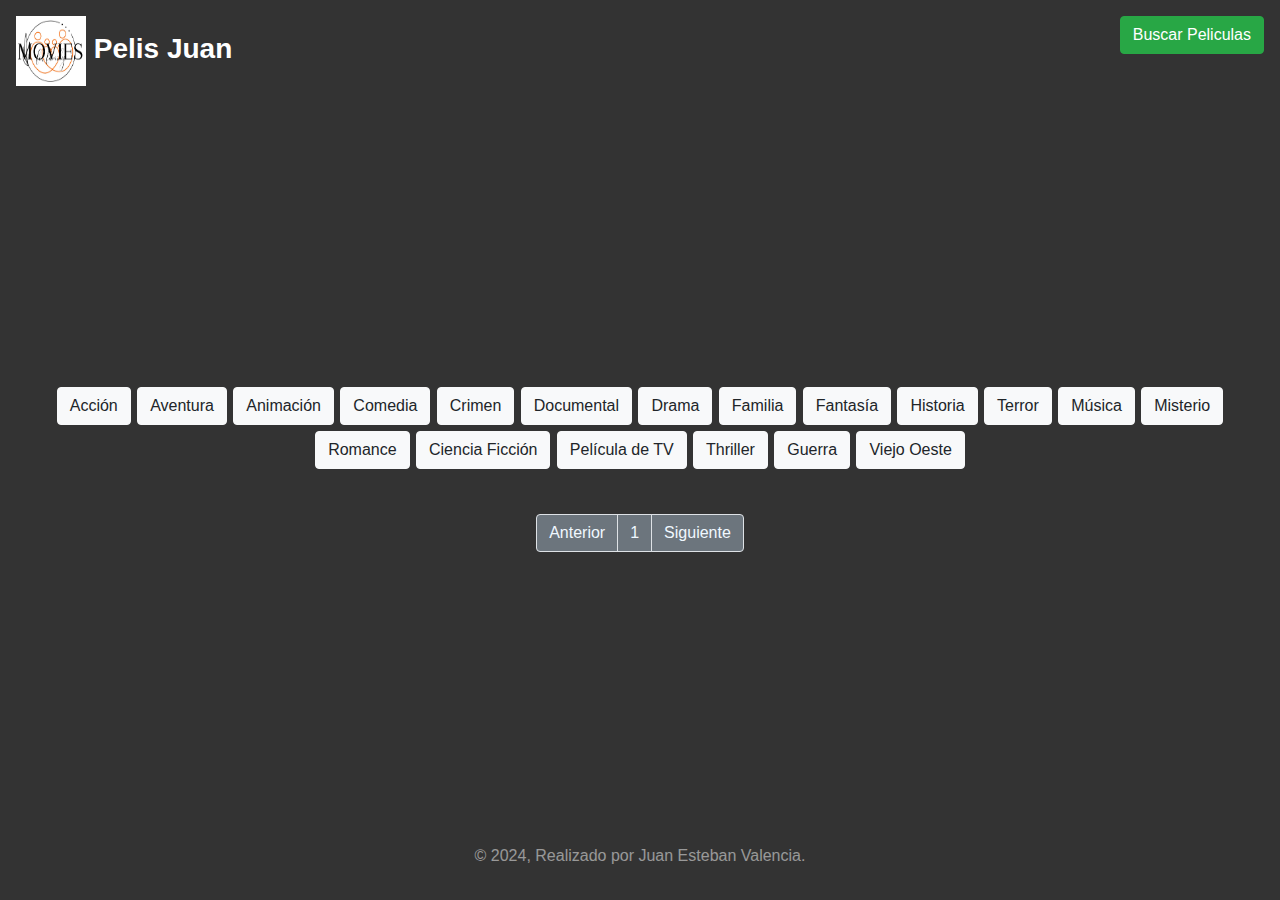
<file: Comprimido/sitio/index.html>
<!doctype html>
<html lang="en">

<head>
    <meta charset="utf-8">
    <meta name="viewport" content="width=device-width, initial-scale=1, shrink-to-fit=no">
    <meta name="description" content="">
    <meta name="author" content="">

    <title>Pelis Juan</title>

    <link href="https://stackpath.bootstrapcdn.com/bootstrap/4.5.2/css/bootstrap.min.css" rel="stylesheet">
    <script src="https://code.jquery.com/jquery-3.6.0.min.js"></script>
    <link href="assets/css/style.css" rel="stylesheet">
</head>

<body class="text-center">
    <div class="cover-container d-flex h-100 p-3 mx-auto flex-column">
        <header class="masthead mb-auto">
            <div class="inner">
                <h3 class="masthead-brand"><a href="http://127.0.0.1:5500/index.html"><img src="assets/img/logo.jpg"
                            width="70" height="70">
                        <strong>Pelis Juan</strong></a></h3>
                <nav class="nav nav-masthead justify-content-center">
                    <button type="button" class="btn btn-success" data-toggle="modal" data-target="#exampleModal"
                        data-whatever="@mdo">Buscar Peliculas</button>
                </nav>
            </div>
        </header>

        <main role="main">
            <div class="py-3 bg-transparent" id="tags"></div>
            <div class="py-2 bg-transparent">
                <div class="container">
                    <div class="row" id="movies">
                    </div>
                </div>
            </div>
            <nav aria-label="Page navigation example">
                <ul class="pagination justify-content-center ">
                    <li class="page-item"><a class="page-link" style="background-color: #6c757d; color: aliceblue;"
                            href="#">
                            <div id="prev">Anterior</div>
                        </a></li>
                    <li class="page-item"><a class="page-link" style="background-color: #6c757d; color: aliceblue;"
                            href="#">
                            <div id="current">1</div>
                        </a></li>
                    <li class="page-item"><a class="page-link" style="background-color: #6c757d; color: aliceblue;"
                            href="#">
                            <div id="next">Siguiente</div>
                        </a></li>
                </ul>
            </nav>
        </main>

        <div class="modal fade" id="exampleModal" tabindex="-1" role="dialog" aria-labelledby="exampleModalLabel"
            aria-hidden="true">
            <div class="modal-dialog" role="document">
                <div class="modal-content" style="color: black;">
                    <div class="modal-header">
                        <h5 class="modal-title" id="exampleModalLabel">Aplicar filtros</h5>
                        <button type="button" class="close" data-dismiss="modal" aria-label="Close">
                            <span aria-hidden="true">&times;</span>
                        </button>
                    </div>
                    <div class="modal-body">
                        <form id="frmFilter" class="needs-validation" novalidate>
                            <div class="form-row">
                                <div class="col-md-12 mb-3">
                                    <label for="txtName">Nombre</label>
                                    <input type="text" class="form-control" id="txtName" name="txtName"
                                        placeholder="Nombre Pelicula" required>
                                    <div class="invalid-feedback">
                                        El nombre de la pelicula es obligatorio
                                    </div>
                                </div>
                            </div>
                            <div class="form-row">
                                <div class="col-md-6 mb-3">
                                    <label for="txtYear">Año de estreno</label>
                                    <input type="number" class="form-control" id="txtYear" name="txtYear"
                                        placeholder="Año de estreno" min="1900" max="2100">
                                </div>
                                <div class="col-md-6 mb-3">
                                    <label for="btnAdult">
                                        <input type="checkbox" id="btnAdult" name="btnAdult" class="form-check-input">
                                        Para Mayores
                                    </label>
                                </div>
                            </div>
                            <button type="button" class="btn btn-secondary" data-dismiss="modal">Cerrar</button>
                            <button type="button" class="btn btn-primary" onclick="filter()">Filtrar</button>
                        </form>
                    </div>
                </div>
            </div>
        </div>

        <footer class="mastfoot mt-auto">
            <div class="inner">
                <p>© 2024, Realizado por Juan Esteban Valencia.</p>
            </div>
        </footer>
    </div>
    <script src="https://cdn.jsdelivr.net/npm/popper.js@1.16.1/dist/umd/popper.min.js"></script>
    <script src="https://stackpath.bootstrapcdn.com/bootstrap/4.5.2/js/bootstrap.min.js"></script>
    <script src="assets/js/script.js"></script>
</body>

</html>
</file>
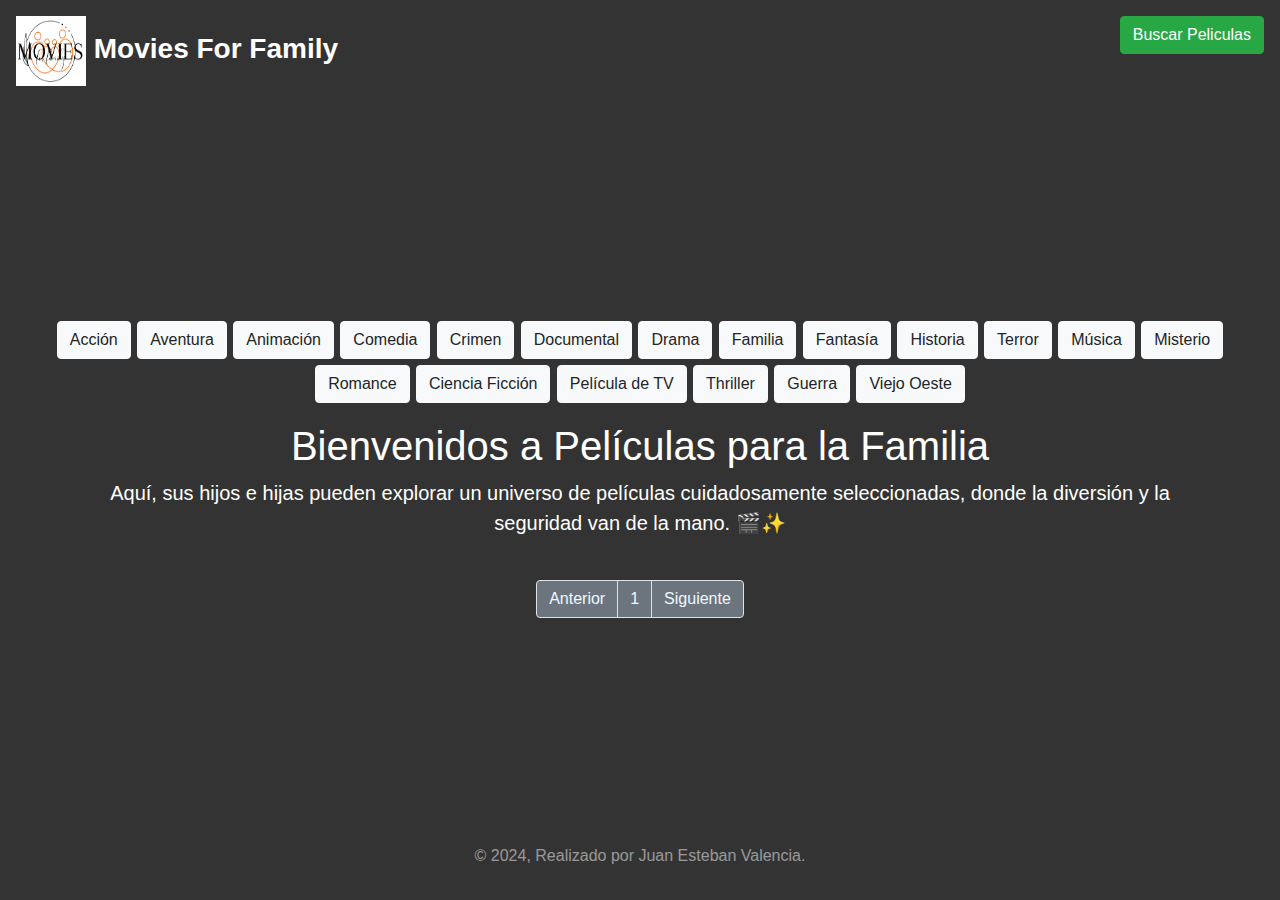
<file: Comprimido/sitio_copia2/index.html>
<!doctype html>
<html lang="en">

<head>
    <meta charset="utf-8">
    <meta name="viewport" content="width=device-width, initial-scale=1, shrink-to-fit=no">
    <meta name="description" content="">
    <meta name="author" content="">

    <title>Movies For Family</title>

    <link href="https://stackpath.bootstrapcdn.com/bootstrap/4.5.2/css/bootstrap.min.css" rel="stylesheet">
    <script src="https://code.jquery.com/jquery-3.6.0.min.js"></script>
    <link href="assets/css/style.css" rel="stylesheet">
</head>

<body class="text-center">
    <div class="cover-container d-flex h-100 p-3 mx-auto flex-column">
        <header class="masthead mb-auto">
            <div class="inner">
                <h3 class="masthead-brand"><a href="http://127.0.0.1:5500/index.html"><img src="assets/img/logo.jpg"
                            width="70" height="70">
                        <strong>Movies For Family</strong></a></h3>
                <nav class="nav nav-masthead justify-content-center">
                    <button type="button" class="btn btn-success" data-toggle="modal" data-target="#exampleModal"
                        data-whatever="@mdo">Buscar Peliculas</button>
                </nav>
            </div>
        </header>

        <main role="main">
            <div class="py-3 bg-transparent" id="tags"></div>
            <!-- inicio
    ================================================== -->
            <div class="container">
                <h1 class="jumbotron-heading">Bienvenidos a <span>Películas para la Familia</span></h1>
                <p class="lead">Aquí, sus hijos e hijas pueden explorar un universo de películas cuidadosamente
                    seleccionadas, donde la diversión y la seguridad van de la mano. 🎬✨</p>
            </div>
            <div class="py-2 bg-transparent">
                <div class="container">
                    <div class="row" id="movies">
                    </div>
                </div>
            </div>
            <nav aria-label="Page navigation example">
                <ul class="pagination justify-content-center ">
                    <li class="page-item"><a class="page-link" style="background-color: #6c757d; color: aliceblue;"
                            href="#">
                            <div id="prev">Anterior</div>
                        </a></li>
                    <li class="page-item"><a class="page-link" style="background-color: #6c757d; color: aliceblue;"
                            href="#">
                            <div id="current">1</div>
                        </a></li>
                    <li class="page-item"><a class="page-link" style="background-color: #6c757d; color: aliceblue;"
                            href="#">
                            <div id="next">Siguiente</div>
                        </a></li>
                </ul>
            </nav>
        </main>

        <div class="modal fade" id="exampleModal" tabindex="-1" role="dialog" aria-labelledby="exampleModalLabel"
            aria-hidden="true">
            <div class="modal-dialog" role="document">
                <div class="modal-content" style="color: black;">
                    <div class="modal-header">
                        <h5 class="modal-title" id="exampleModalLabel">Aplicar filtros</h5>
                        <button type="button" class="close" data-dismiss="modal" aria-label="Close">
                            <span aria-hidden="true">&times;</span>
                        </button>
                    </div>
                    <div class="modal-body">
                        <form id="frmFilter" class="needs-validation" novalidate>
                            <div class="form-row">
                                <div class="col-md-12 mb-3">
                                    <label for="txtName">Nombre</label>
                                    <input type="text" class="form-control" id="txtName" name="txtName"
                                        placeholder="Nombre Pelicula" required>
                                    <div class="invalid-feedback">
                                        El nombre de la pelicula es obligatorio
                                    </div>
                                </div>
                            </div>
                            <div class="form-row">
                                <div class="col-md-6 mb-3">
                                    <label for="txtYear">Año de estreno</label>
                                    <input type="number" class="form-control" id="txtYear" name="txtYear"
                                        placeholder="Año de estreno" min="1900" max="2100">
                                </div>
                                <div class="col-md-6 mb-3">
                                    <label for="btnAdult">
                                        <input type="checkbox" id="btnAdult" name="btnAdult" class="form-check-input">
                                        Para Mayores
                                    </label>
                                </div>
                            </div>
                            <button type="button" class="btn btn-secondary" data-dismiss="modal">Cerrar</button>
                            <button type="button" class="btn btn-primary" onclick="filter()">Filtrar</button>
                        </form>
                    </div>
                </div>
            </div>
        </div>

        <footer class="mastfoot mt-auto">
            <div class="inner">
                <p>© 2024, Realizado por Juan Esteban Valencia.</p>
            </div>
        </footer>
    </div>
    <script src="https://cdn.jsdelivr.net/npm/popper.js@1.16.1/dist/umd/popper.min.js"></script>
    <script src="https://stackpath.bootstrapcdn.com/bootstrap/4.5.2/js/bootstrap.min.js"></script>
    <script src="assets/js/script.js"></script>
</body>

</html>
</file>
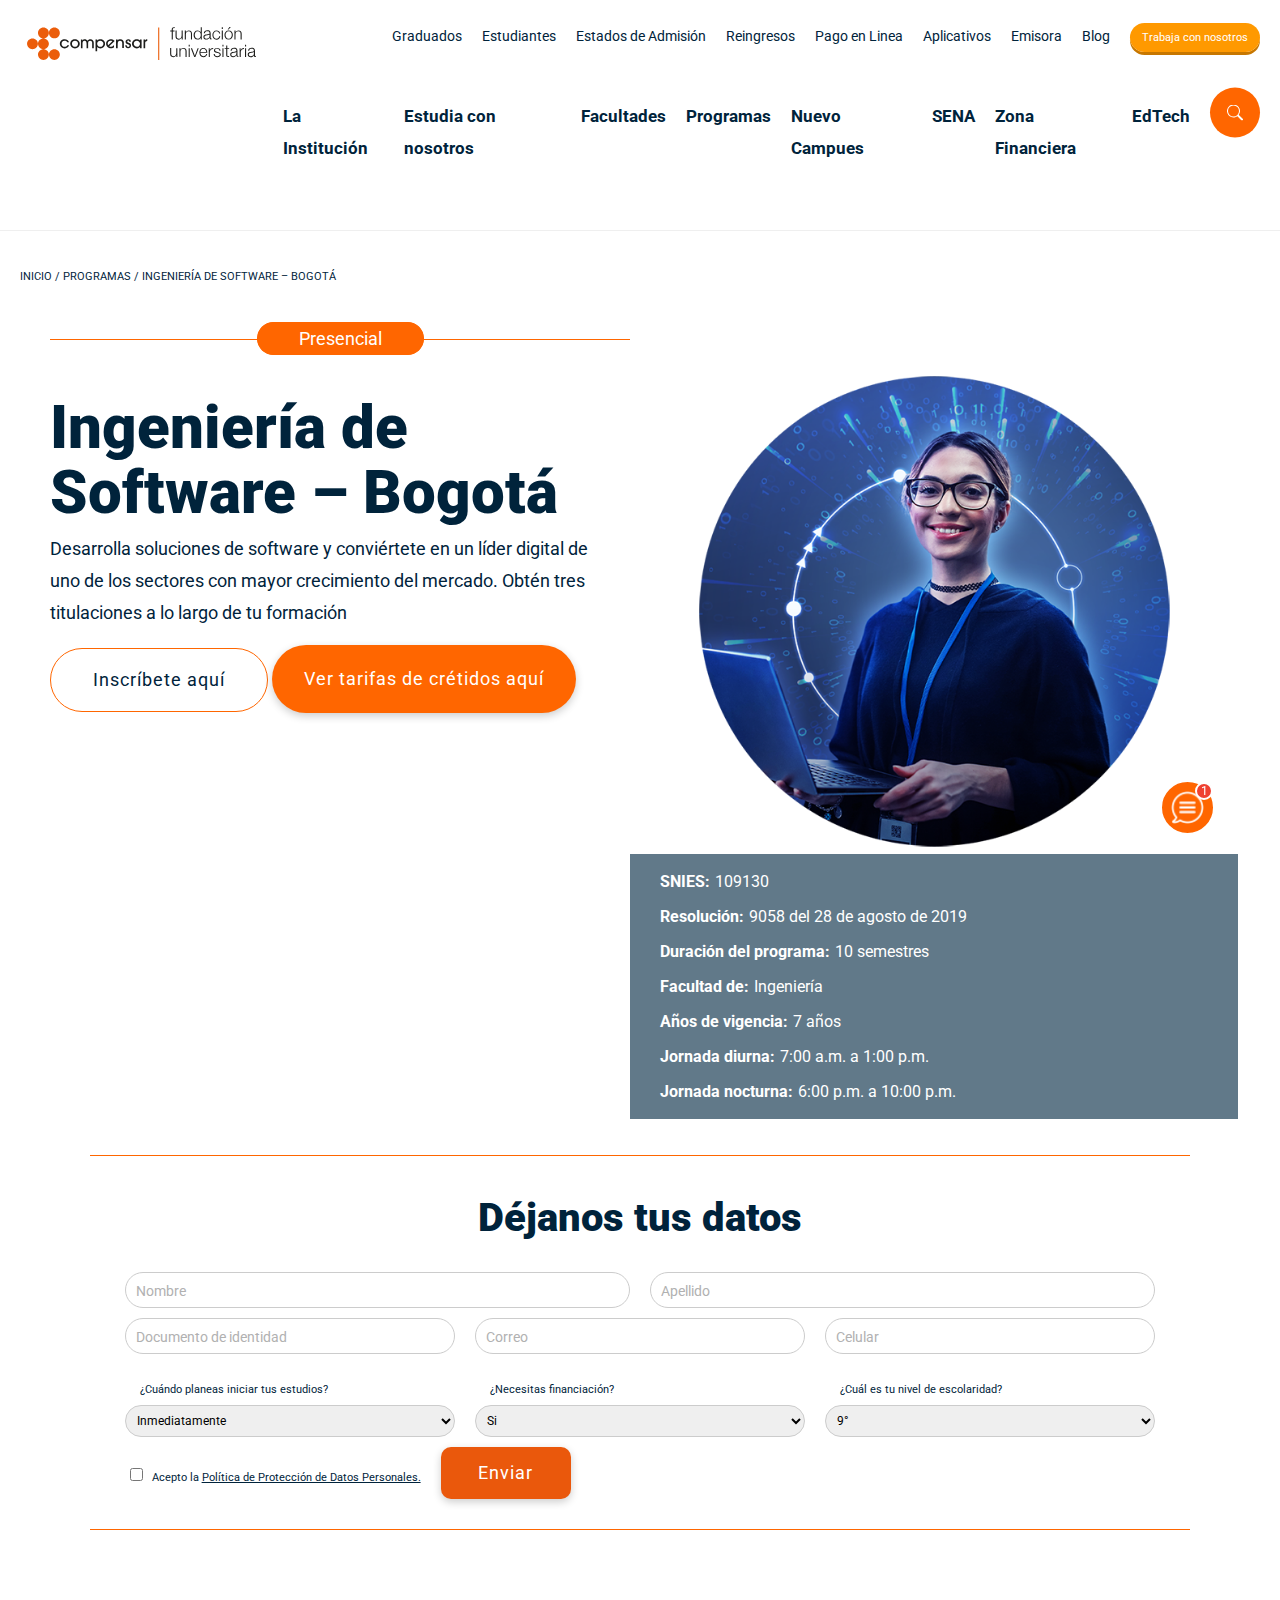
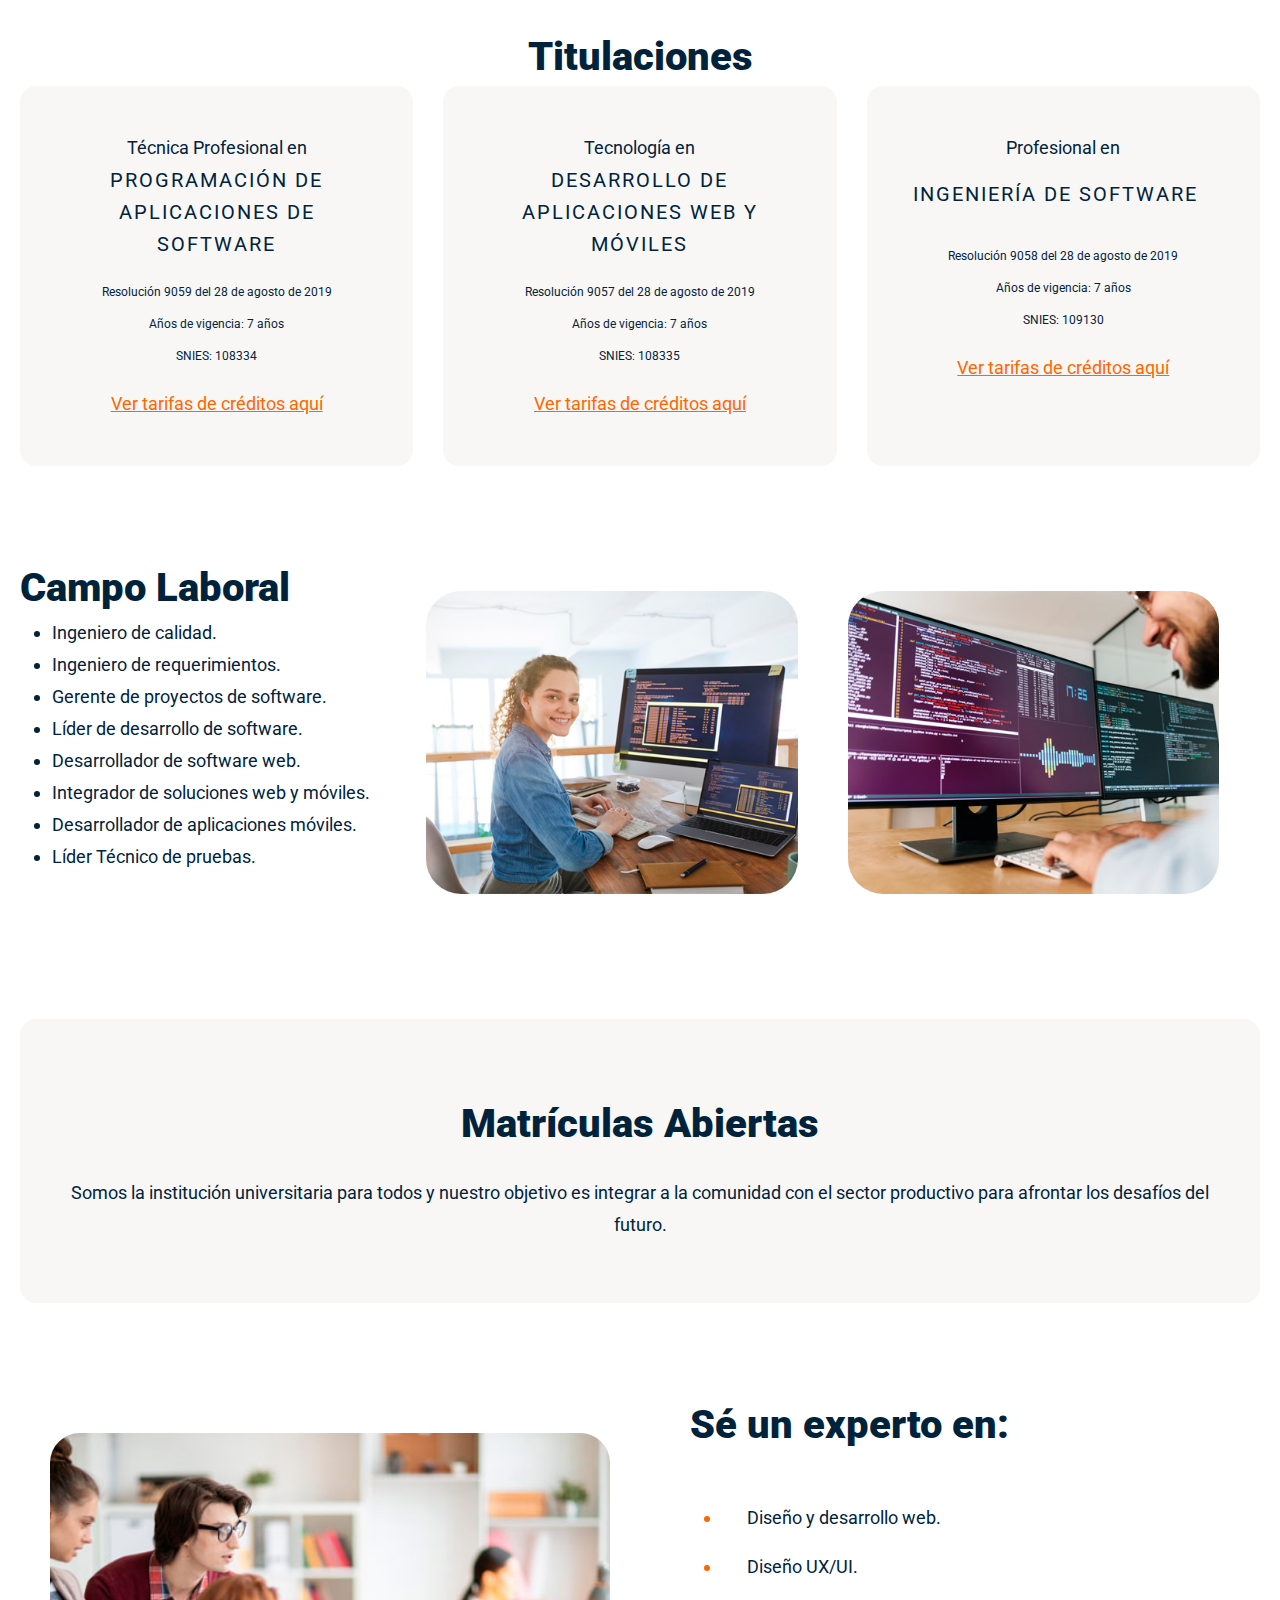
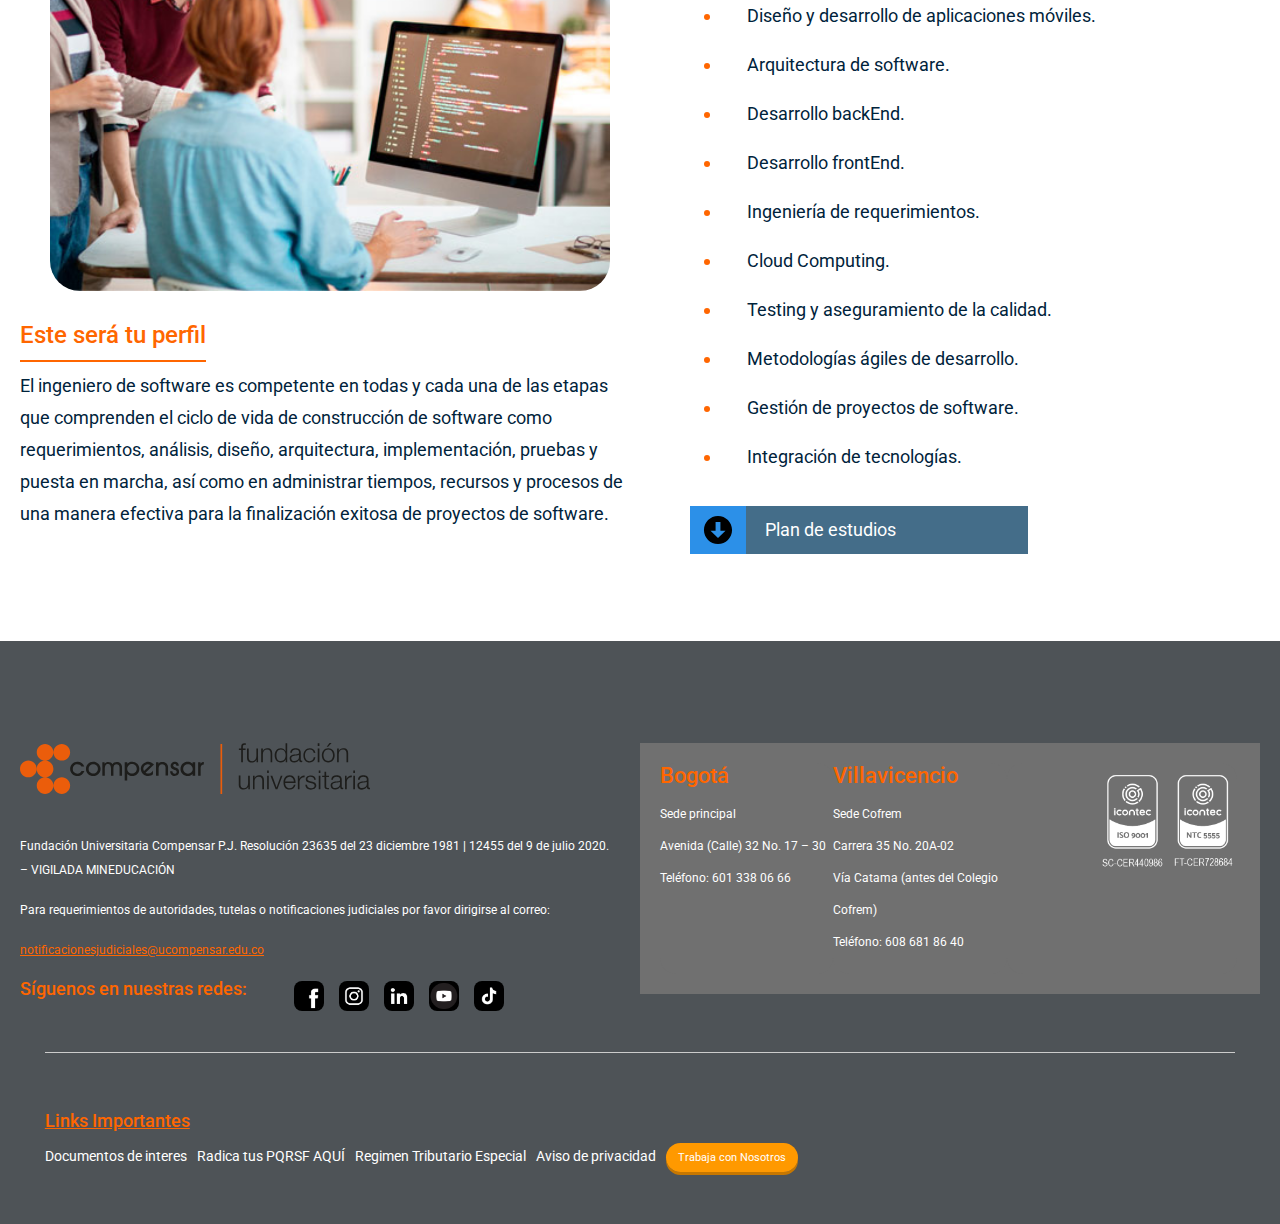
<file: devs/PaginaCompensar/index.html>
<!DOCTYPE html>
<html lang="en">

<head>
    <meta charset="UTF-8">
    <meta name="viewport" content="width=device-width, initial-scale=1.0">
    <title>Ucompensar - Informacion sobre nuestros programas académicos</title>
    <link href="https://cdn.jsdelivr.net/npm/bootstrap@5.3.3/dist/css/bootstrap.min.css" rel="stylesheet"
        integrity="sha384-QWTKZyjpPEjISv5WaRU9OFeRpok6YctnYmDr5pNlyT2bRjXh0JMhjY6hW+ALEwIH" crossorigin="anonymous">
    <link
        href="https://fonts.googleapis.com/css2?family=Roboto:ital,wght@0,300;0,400;0,500;0,700;0,900;1,400&amp;family=Rokkitt:wght@400;700&amp;display=swap"
        rel="stylesheet">
    <link rel="stylesheet" href="css/styles.css">
    <link rel="stylesheet" href="css/styles_info.css">
    <link rel="stylesheet" href="css/styles_frm.css">
    <link rel="stylesheet" href="css/btn.css">
    <link rel="stylesheet" href="css/tarjetas.css">
    <link rel="stylesheet" href="css/seccion.css">
    <link rel="stylesheet" href="css/footer.css">
    <link rel="stylesheet" href="css/icon.css">
    <link rel="stylesheet" href="css/dropdown.css">
    <link rel="stylesheet" href="css/search.css">
    <link rel="stylesheet" href="css/chat.css">
</head>

<body>
    <header>
        <div class="nav-container d-flex">
            <a class="nav-logo">
                <img src="Galery/main-logo.svg" alt="UCompensar">
            </a>
            <div class="header">
                <div class="menu-down">
                    <ul>
                        <li>La Institución
                            <ul class="dropdown">
                                <li>Nuestra Historia</li>
                                <li>Lineamento Curricular</li>
                                <li>Documentos de Interes</li>
                                <li>Investigacion</li>
                                <li>Formacion Virtual</li>
                                <li>Recorrido Virtual</li>
                            </ul>
                        </li>
                        <li>Estudia con nosotros
                            <ul class="dropdown">
                                <li>Paso a Paso</li>
                                <li>Estado de Admisión</li>
                                <li>Solicitud de Verificaciones Académicas</li>
                                <li>Calendario de Admisiones</li>
                                <li>Homologación</li>
                            </ul>
                        </li>
                        <li>Facultades</li>
                        <li>Programas
                            <ul class="dropdown">
                                <li class="dropdown-father">Programas academicos
                                    <ul class="dropdown-two">
                                        <li>Pregrado Bogotá</li>
                                        <li>Pregrado Virtual</li>
                                        <li>Pregrado Meta</li>
                                        <li>Posgrado Presencia</li>
                                        <li>Posgrado Virtual</li>
                                    </ul>
                                </li>
                                <li>Educación para el Trabajo y el Desarrollo Humano</li>
                                <li>Proyectos Especiales</li>
                                <li>Educación Continuada</li>
                            </ul>
                        </li>
                        <li>Nuevo Campues</li>
                        <li>SENA</li>
                        <li>Zona Financiera</li>
                        <li>EdTech</li>
                        <li>
                            <div class="search">
                                <img src="Galery/search.svg" alt="Buscar" class="search_icon"
                                    onclick="ocultarMostrarDiv('div_search')">
                            </div>

                        </li>
                    </ul>
                </div>
                <ul class="header-menu">
                    <li>Graduados</li>
                    <li>Estudiantes</li>
                    <li>Estados de Admisión</li>
                    <li>Reingresos</li>
                    <li>Pago en Linea</li>
                    <li>Aplicativos</li>
                    <li>Emisora</li>
                    <li>Blog</li>
                    <li id="btnTrabaja"><a href="">Trabaja con nosotros</a></li>
                </ul>
            </div>
        </div>
        <div id="div_search" class="div_search" style="display: none;">
            <form action="">
                <div class="group-input">
                    <div class="input-label">
                        <label for="txtSearch">¿Qué estas buscando?</label>
                        <div class="divSearch">
                            <input type="text" name="txtSearch" id="txtSearch" class="txtSearch"
                                placeholder="Busca otra cosa">
                            <input type="button" value="Buscar" class="button">
                        </div>
                    </div>
                    <div class="btnClose" onclick="ocultarMostrarDiv('div_search')">
                        <svg xmlns="http://www.w3.org/2000/svg" fill="currentColor" class="bi bi-x-circle-fill"
                            viewBox="0 0 16 16">
                            <path
                                d="M16 8A8 8 0 1 1 0 8a8 8 0 0 1 16 0M5.354 4.646a.5.5 0 1 0-.708.708L7.293 8l-2.647 2.646a.5.5 0 0 0 .708.708L8 8.707l2.646 2.647a.5.5 0 0 0 .708-.708L8.707 8l2.647-2.646a.5.5 0 0 0-.708-.708L8 7.293z" />
                        </svg>
                    </div>
                </div>
            </form>
        </div>
    </header>
    <hr>
    <main>
        <div class="banner-ruta">INICIO / Programas / Ingeniería de Software – Bogotá</div>

        <div class="containerr">
            <div class="info-comunication">
                <div class="line-head">
                    <span>Presencial</span>
                </div>
                <h1>Ingeniería de Software – Bogotá</h1>
                <div class="comunication-content">
                    <p>Desarrolla soluciones de software y conviértete en un líder digital de uno de los sectores con
                        mayor crecimiento del mercado. Obtén tres titulaciones a lo largo de tu formación</p>
                    <a href="#" class="btn">Inscríbete aquí</a>
                    <a href="#" class="button">Ver tarifas de crétidos aquí</a>
                </div>
            </div>
            <div class="info-comunication-img">
                <img src="Galery/ing-software.png" alt="Ingeniería de Software – Bogotá">
                <div class="information">
                    <ul>
                        <li><span>SNIES:</span>109130</li>
                        <li><span>Resolución:</span>9058 del 28 de agosto de 2019</li>
                        <li><span>Duración del programa:</span>10 semestres</li>
                        <li><span>Facultad de:</span>Ingeniería</li>
                        <li><span>Años de vigencia:</span>7 años</li>
                        <li><span>Jornada diurna:</span>7:00 a.m. a 1:00 p.m. </li>
                        <li><span>Jornada nocturna:</span>6:00 p.m. a 10:00 p.m.</li>
                    </ul>
                </div>
            </div>
        </div>

        <div class="frm-nuevo">
            <h3>Déjanos tus datos</h3>
            <div style="padding: 20px;">
                <form action="">
                    <div class="group-input">
                        <input type="text" class="input-txt" name="txtNombre" id="txtNombre" placeholder="Nombre">
                        <input type="text" class="input-txt" name="txtApellido" id="txtApellido" placeholder="Apellido">
                    </div>
                    <div class="group-input">
                        <input type="number" class="input-numeric" name="txtDocumento" id="txtDocumento"
                            placeholder="Documento de identidad">
                        <input type="email" class="input-txt" name="txtEmail" id="txtEmail" placeholder="Correo">
                        <input type="number" class="input-numeric" name="txtCelular" id="txtCelular"
                            placeholder="Celular">
                    </div>
                    <div class="group-input">
                        <div class="input-label">
                            <label for="optTimeStart">¿Cuándo planeas iniciar tus estudios?</label>
                            <select name="optTimeStart" id="optTimeStart" class="input-opt">
                                <option value="0">Inmediatamente</option>
                                <option value="1">En los proximos 3 meses</option>
                                <option value="2">En los proximos 6 meses</option>
                                <option value="3">Dentro de un año</option>
                                <option value="4">Aún no estoy seguro</option>
                            </select>
                        </div>
                        <div class="input-label">
                            <label for="optCredit">¿Necesitas financiación?</label>
                            <select name="optCredit" id="optCredit" class="input-opt">
                                <option value="1">Si</option>
                                <option value="0">No</option>
                            </select>
                        </div>
                        <div class="input-label">
                            <label for="optCredit">¿Cuál es tu nivel de escolaridad?</label>
                            <select name="optCredit" id="optCredit" class="input-opt">
                                <option value="0">9°</option>
                                <option value="1">10°</option>
                                <option value="2">11°</option>
                                <option value="3">Bachiller</option>
                                <option value="4">Técnico</option>
                                <option value="5">Tecnólogo</option>
                                <option value="6">Profesional</option>
                                <option value="7">Especialista</option>
                            </select>
                        </div>
                    </div>
                    <div class="group-input">
                        <div class="check">
                            <input type="checkbox" name="checkConditions" id="checkConditions">
                            <label for="checkConditions">Acepto la <a>Política de Protección de Datos
                                    Personales.</a></label>
                        </div>
                        <div class="btn-frm">
                            <a href="#" class="button">Enviar</a>
                        </div>
                    </div>

                </form>
            </div>
        </div>

        <div class="tarjetas">
            <h3>Titulaciones</h3>
            <div class="tarjetas-container">
                <div class="tar-block">
                    <span>Técnica Profesional en</span>
                    <p class="description">Programación de Aplicaciones de Software</p>
                    <p class="info">Resolución 9059 del 28 de agosto de 2019<br>Años de vigencia: 7 años <br>SNIES:
                        108334</p>
                    <a href="#">Ver tarifas de créditos aquí </a>
                </div>
                <div class="tar-block">
                    <span>Tecnología en</span>
                    <p class="description">Desarrollo de Aplicaciones Web y Móviles</p>
                    <p class="info">Resolución 9057 del 28 de agosto de 2019<br>Años de vigencia: 7 años <br>SNIES:
                        108335</p>
                    <a href="#">Ver tarifas de créditos aquí </a>
                </div>
                <div class="tar-block">
                    <span>Profesional en</span>
                    <p class="description">Ingeniería de Software</p>
                    <p class="info">Resolución 9058 del 28 de agosto de 2019<br>Años de vigencia: 7 años <br>SNIES:
                        109130</p>
                    <a href="#">Ver tarifas de créditos aquí </a>
                </div>
            </div>
        </div>

        <div class="campo-laboral">
            <div class="containerr">
                <div class="info">
                    <h3>Campo Laboral</h3>
                    <ul>
                        <li>Ingeniero de calidad.</li>
                        <li>Ingeniero de requerimientos.</li>
                        <li>Gerente de proyectos de software.</li>
                        <li>Líder de desarrollo de software.</li>
                        <li>Desarrollador de software web.</li>
                        <li>Integrador de soluciones web y móviles.</li>
                        <li>Desarrollador de aplicaciones móviles.</li>
                        <li>Líder Técnico de pruebas.</li>
                    </ul>
                </div>
                <div class="info-img">
                    <img src="Galery/programadora-software-ucompensar.jpg" alt="Programadora de software Ucompensar">
                    <img src="Galery/Ingeniero-de-requerimientos-ucompensar.jpg"
                        alt="Ingeniero de requerimientos Ucompensar">
                </div>
            </div>
        </div>
        <div class="tarjetas">
            <div class="tarjetas-container">
                <div class="tar-block one">
                    <h3>Matrículas Abiertas</h3>
                    <p>Somos la institución universitaria para todos y nuestro objetivo es integrar a la comunidad con
                        el sector productivo para afrontar los desafíos del futuro.</p>
                </div>
            </div>
        </div>

        <div class="experto-seccion">
            <div class="containerr">
                <div class="info-img">
                    <img src="Galery/Ingeniero-de-calidad-ucompensar.jpg" alt="Ingeniero de calidad ucompensar">
                    <div class="content">
                        <h4>Este será tu perfil</h4>
                        <p>El ingeniero de software es competente en todas y cada una de las etapas que comprenden el
                            ciclo de vida de construcción de software como requerimientos, análisis, diseño,
                            arquitectura, implementación, pruebas y puesta en marcha, así como en administrar tiempos,
                            recursos y procesos de una manera efectiva para la finalización exitosa de proyectos de
                            software.</p>
                    </div>
                </div>
                <div class="info">
                    <h3>Sé un experto en:</h3>
                    <p>&nbsp;</p>
                    <ul>
                        <li>Diseño y desarrollo web.</li>
                        <li>Diseño UX/UI.</li>
                        <li>Diseño y desarrollo de aplicaciones móviles.</li>
                        <li>Arquitectura de software.</li>
                        <li>Desarrollo backEnd.</li>
                        <li>Desarrollo frontEnd.</li>
                        <li>Ingeniería de requerimientos.</li>
                        <li>Cloud Computing.</li>
                        <li>Testing y aseguramiento de la calidad.</li>
                        <li>Metodologías ágiles de desarrollo.</li>
                        <li>Gestión de proyectos de software.</li>
                        <li>Integración de tecnologías.</li>
                    </ul>
                    <a class="button-download" href="#">Plan de estudios</a>
                </div>
            </div>
        </div>


    </main>
    <div class="icon_whatsapp" onclick="ocultarMostrarDiv('divChat')">
        <div class="point">
            <p>1</p>
        </div>
        <div>
            <a class="whatsapp_a">
                <img src="Galery/cta_icon.png" alt="Whatsapp">
            </a>
        </div>
    </div>

    <div id="divChat" style="display: none;">
        <div class="Chat">
            <div class="headChat">
                <div>
                    <span><img src="Galery/main-logo.svg" alt="UCompensar"></span>
                </div>
                <div class="group">
                    <div>
                        <a onclick="agrandarDiv('divChat')">
                            <svg xmlns="http://www.w3.org/2000/svg" width="18" height="18" viewBox="0 0 24 24"
                                fill="none" stroke="white" stroke-width="1" stroke-linecap="round"
                                stroke-linejoin="round">
                                <polyline points="15 3 21 3 21 9"></polyline>
                                <polyline points="9 21 3 21 3 15"></polyline>
                                <line x1="21" y1="3" x2="14" y2="10"></line>
                                <line x1="3" y1="21" x2="10" y2="14"></line>
                            </svg>
                        </a>
                    </div>
                    <div>
                        <a onclick="ocultarMostrarDiv('divChat')">
                            <svg xmlns="http://www.w3.org/2000/svg" width="22" height="22" viewBox="0 0 24 24"
                                fill="none" stroke="white" stroke-width="1" stroke-linecap="round"
                                stroke-linejoin="round">
                                <line x1="5" y1="12" x2="19" y2="12"></line>
                            </svg>
                        </a>
                    </div>
                    <div>
                        <a onclick="ocultarMostrarDiv('divChat')">
                            <svg xmlns="http://www.w3.org/2000/svg" width="20" height="20" viewBox="0 0 24 24"
                                fill="none" stroke="white" stroke-width="1" stroke-linecap="round"
                                stroke-linejoin="round">
                                <line x1="18" y1="6" x2="6" y2="18"></line>
                                <line x1="6" y1="6" x2="18" y2="18"></line>
                            </svg>
                        </a>
                    </div>
                </div>
            </div>
            <div class="bodyChat"></div>
        </div>
    </div>
    <script src="https://cdn.jsdelivr.net/npm/bootstrap@5.3.3/dist/js/bootstrap.bundle.min.js"
        integrity="sha384-YvpcrYf0tY3lHB60NNkmXc5s9fDVZLESaAA55NDzOxhy9GkcIdslK1eN7N6jIeHz"
        crossorigin="anonymous"></script>
    <footer>
        <div class="cont-footer">
            <div class="footer">
                <div class="footer-block">
                    <div class="logo">
                        <img src="Galery/main-logo.svg" alt="Logo">
                    </div>
                    <div class="content-block">
                        <p>Fundación Universitaria Compensar P.J. Resolución 23635 del 23 diciembre 1981 | 12455 del 9
                            de julio 2020. – VIGILADA MINEDUCACIÓN</p>
                        <p>Para requerimientos de autoridades, tutelas o notificaciones judiciales por favor dirigirse
                            al correo:</p>
                        <p><a href="#">notificacionesjudiciales@ucompensar.edu.co</a></p>
                        <div class="redes">
                            <h6>Síguenos en nuestras redes:</h6>
                            <ul id="redes-sociales">
                                <li><a href=""><img src="Galery/facebook-logo-2.png" alt=""></a></li>
                                <li><a href=""><img src="Galery/instagram-logo.png" alt=""></a></li>
                                <li><a href=""><img src="Galery/linkedin-2.png" alt=""></a></li>
                                <li><a href=""><img src="Galery/youtube-logo.png" alt=""></a></li>
                                <li><a href=""><img src="Galery/tiktok-logo.png" alt=""></a></li>
                            </ul>
                        </div>
                    </div>
                </div>
                <div class="footer-block">
                    <div class="footer-block-tarj">
                        <div class="tar-block">
                            <h5>Bogotá</h5>
                            <p>Sede principal <br>Avenida (Calle) 32 No. 17 – 30 <br>Teléfono: 601 338 06 66</p>
                        </div>
                        <div class="tar-block">
                            <h5>Villavicencio</h5>
                            <p>Sede Cofrem <br>Carrera 35 No. 20A-02 <br>Vía Catama (antes del Colegio Cofrem)
                                <br>Teléfono: 608 681 86 40</p>
                        </div>
                        <div class="tar-block" id="content-img">
                            <div>
                                <img src="Galery/ISO.png" alt="Norma Icontec">
                            </div>
                            <div>
                                <img src="Galery/NTC.png" alt="Norma NTC">
                            </div>
                        </div>
                    </div>
                </div>
            </div>
        </div>
        <div class="footer-block ms">
            <div class="content-block">
                <a href="#">
                    <h6>Links Importantes</h6>
                </a>
                <ul id="footer_menu">
                    <li><a>Documentos de interes</a></li>
                    <li><a>Radica tus PQRSF ​AQUÍ</a></li>
                    <li><a>Regimen Tributario Especial</a></li>
                    <li><a>Aviso de privacidad</a></li>
                    <li id="btnTrabaja"><a>Trabaja con Nosotros</a></li>
                </ul>
            </div>
        </div>
    </footer>

</body>

</html>

<script>
    function ocultarMostrarDiv(sdiv) {
        const div = document.getElementById(sdiv);
        if (div.style.display == 'none') {
            div.style.display = "";
        } else
            div.style.display = "none";
    }

    function agrandarDiv() {
        const div = document.getElementById('divChat');
        if (div.style.width == '300px') {
            div.style.width = "800px";
        } else {
            div.style.width = "300px";
        }

    }

</script>
</file>
<file: Comprimido/sitio/assets/css/style.css>
a,
a:focus,
a:hover {
  color: #fff;
}

html,
body {
  height: 100%;
  background-color: #333;
  display: -ms-flexbox;
  display: -webkit-box;
  display: flex;
  -ms-flex-pack: center;
  -webkit-box-pack: center;
  justify-content: center;
  color: #fff;
}

.cover-container {
  max-width: 80em;
}

.btn-secondary,
.btn-secondary:hover,
.btn-secondary:focus {
  color: #333;
  text-shadow: none;
  background-color: #fff;
  border: 0.05rem solid #fff;
}

.masthead {
  margin-bottom: 2rem;
}

.masthead-brand {
  margin-bottom: 0;
}

.nav-masthead .nav-link {
  padding: 0.25rem 0;
  font-weight: 700;
  color: rgba(255, 255, 255, 0.5);
  background-color: transparent;
  border-bottom: 0.25rem solid transparent;
}
.nav-masthead .nav-link:hover, .nav-masthead .nav-link:focus {
  border-bottom-color: rgba(255, 255, 255, 0.25);
}
.nav-masthead .nav-link + .nav-link {
  margin-left: 1rem;
}
.nav-masthead .active {
  color: #fff;
  border-bottom-color: #fff;
}

@media (min-width: 48em) {
  .masthead-brand {
    float: left;
  }
  .nav-masthead {
    float: right;
  }
}
.cover {
  padding: 0 1.5rem;
}

.cover .btn-lg {
  padding: 0.75rem 1.25rem;
  font-weight: 700;
}

.mastfoot {
  color: rgba(255, 255, 255, 0.5);
}

.card .card-image {
  overflow: hidden;
  -webkit-transform-style: preserve-3d;
  -moz-transform-style: preserve-3d;
  -ms-transform-style: preserve-3d;
  -o-transform-style: preserve-3d;
  transform-style: preserve-3d;
}

.card .card-image img {
  -webkit-transition: all 0.4s ease-in-out;
  -moz-transition: all 0.4s ease-in-out;
  -ms-transition: all 0.4s ease-in-out;
  -o-transition: all 0.4s ease-in-out;
  transition: all 0.4s ease-in-out;
}

.card .card-image:hover img {
  -webkit-transform: scale(1.2) rotate(-7deg);
  -moz-transform: scale(1.2) rotate(-7deg);
  -ms-transform: scale(1.2) rotate(-7deg);
  -o-transform: scale(1.2) rotate(-7deg);
  transform: scale(1.2) rotate(-7deg);
}

.card {
  font-family: "Roboto", sans-serif;
  border: none;
  margin-top: 10px;
  position: relative;
  -webkit-box-shadow: 0 2px 5px 0 rgba(0, 0, 0, 0.16), 0 2px 10px 0 rgba(0, 0, 0, 0.12);
  -moz-box-shadow: 0 2px 5px 0 rgba(0, 0, 0, 0.16), 0 2px 10px 0 rgba(0, 0, 0, 0.12);
  box-shadow: 4 2px 5px 0 rgba(0, 0, 0, 0.16), 0 2px 10px 0 rgba(0, 0, 0, 0.12);
}

.card .card-content {
  padding: 10px;
  background: #1A9AE1;
  color: white;
}

.card .card-content .card-title,
.card-reveal .card-title {
  font-size: 24px;
  font-weight: 200;
}

.card .card-reveal {
  padding: 20px;
  position: absolute;
  background-color: white;
  width: 100%;
  overflow-y: auto;
  left: 0;
  bottom: 0;
  height: 100%;
  z-index: 1;
  display: none;
}

.card .card-reveal .card-title {
  color: rgba(0, 0, 0, 0.71);
  margin: 10px;
  font-size: 2.2rem;
}

.card .card-reveal p {
  color: rgba(0, 0, 0, 0.71);
  margin: 10px;
  font-size: 1.2rem;
}

.btn-custom {
  background-color: transparent;
  font-size: 18px;
}

.pagination {
  display: flex;
  margin: 10px 30px;
  align-items: center;
  justify-content: center;
  color: white;
}

.selected {
  background-color: #007bff;
  color: white;
}

/*# sourceMappingURL=style.css.map */
</file>
<file: Comprimido/sitio_copia2/assets/css/style.css>
a,
a:focus,
a:hover {
  color: #fff;
}

html,
body {
  height: 100%;
  background-color: #333;
  display: -ms-flexbox;
  display: -webkit-box;
  display: flex;
  -ms-flex-pack: center;
  -webkit-box-pack: center;
  justify-content: center;
  color: #fff;
}

.cover-container {
  max-width: 80em;
}

.btn-secondary,
.btn-secondary:hover,
.btn-secondary:focus {
  color: #333;
  text-shadow: none;
  background-color: #fff;
  border: 0.05rem solid #fff;
}

.masthead {
  margin-bottom: 2rem;
}

.masthead-brand {
  margin-bottom: 0;
}

.nav-masthead .nav-link {
  padding: 0.25rem 0;
  font-weight: 700;
  color: rgba(255, 255, 255, 0.5);
  background-color: transparent;
  border-bottom: 0.25rem solid transparent;
}

.nav-masthead .nav-link:hover,
.nav-masthead .nav-link:focus {
  border-bottom-color: rgba(255, 255, 255, 0.25);
}

.nav-masthead .nav-link+.nav-link {
  margin-left: 1rem;
}

.nav-masthead .active {
  color: #fff;
  border-bottom-color: #fff;
}

@media (min-width: 48em) {
  .masthead-brand {
    float: left;
  }

  .nav-masthead {
    float: right;
  }
}

.cover {
  padding: 0 1.5rem;
}

.cover .btn-lg {
  padding: 0.75rem 1.25rem;
  font-weight: 700;
}

.mastfoot {
  color: rgba(255, 255, 255, 0.5);
}

.card .card-image {
  overflow: hidden;
  -webkit-transform-style: preserve-3d;
  -moz-transform-style: preserve-3d;
  -ms-transform-style: preserve-3d;
  -o-transform-style: preserve-3d;
  transform-style: preserve-3d;
}

.card .card-image img {
  -webkit-transition: all 0.4s ease-in-out;
  -moz-transition: all 0.4s ease-in-out;
  -ms-transition: all 0.4s ease-in-out;
  -o-transition: all 0.4s ease-in-out;
  transition: all 0.4s ease-in-out;
}

.card .card-image:hover img {
  -webkit-transform: scale(1.2) rotate(-7deg);
  -moz-transform: scale(1.2) rotate(-7deg);
  -ms-transform: scale(1.2) rotate(-7deg);
  -o-transform: scale(1.2) rotate(-7deg);
  transform: scale(1.2) rotate(-7deg);
}

.card {
  font-family: "Roboto", sans-serif;
  border: none;
  margin-top: 10px;
  position: relative;
  -webkit-box-shadow: 0 2px 5px 0 rgba(0, 0, 0, 0.16), 0 2px 10px 0 rgba(0, 0, 0, 0.12);
  -moz-box-shadow: 0 2px 5px 0 rgba(0, 0, 0, 0.16), 0 2px 10px 0 rgba(0, 0, 0, 0.12);
  box-shadow: 4 2px 5px 0 rgba(0, 0, 0, 0.16), 0 2px 10px 0 rgba(0, 0, 0, 0.12);
}

.card .card-content {
  padding: 10px;
  background: #1A9AE1;
  color: white;
}

.card .card-content .card-title,
.card-reveal .card-title {
  font-size: 24px;
  font-weight: 200;
}

.card .card-reveal {
  padding: 20px;
  position: absolute;
  background-color: white;
  width: 100%;
  overflow-y: auto;
  left: 0;
  bottom: 0;
  height: 100%;
  z-index: 1;
  display: none;
}

.card .card-reveal .card-title {
  color: rgba(0, 0, 0, 0.71);
  margin: 10px;
  font-size: 2.2rem;
}

.card .card-reveal p {
  color: rgba(0, 0, 0, 0.71);
  margin: 10px;
  font-size: 1.2rem;
}

.btn-custom {
  background-color: transparent;
  font-size: 18px;
}

.pagination {
  display: flex;
  margin: 10px 30px;
  align-items: center;
  justify-content: center;
  color: white;
}

.selected {
  background-color: #007bff;
  color: white;
}
</file>
<file: devs/PaginaCompensar/css/styles.css>
h1,
.h1 {
    font-family: 'Roboto', Arial, Helvetica, sans-serif;
    font-size: 60px;
    line-height: 65px;
    font-weight: 900;
    color: #00233b;
}

h3,
.h3 {
    font-family: 'Roboto', Arial, Helvetica, sans-serif;
    font-size: 40px;
    line-height: 43px;
    font-weight: 900;
    color: #00233b;
    text-align: center;
}

h6 {
    font-size: 18px;
    color: #ff6600;
    line-height: 1.2;
}

.containerr {
    width: 1400px;
    margin: 0 auto;
    max-width: calc(100% - 40px);
}


body {
    margin: 0;
    font-family: "Segoe UI", "Helvetica Neue", Arial, sans-serif, "Apple Color Emoji", "Segoe UI Emoji", "Segoe UI Symbol";
    font-size: 1rem;
    font-weight: 400;
    line-height: 1.5;
    color: #212529;
    text-align: left;
    overflow-x: hidden;
}

body,
p {
    font-family: 'Roboto', Arial, Helvetica, sans-serif;
    font-size: 18px;
    line-height: 32px;
    color: #00233b;
    font-weight: 400;
}

.nav-container {
    margin: 20px;
}

.nav-logo {
    display: inline-block;
    width: 250px !important;
}

.nav-logo img {
    padding: 7px;
    width: 100%;
}

.header {
    margin-left: auto;
    display: flex;
    flex-direction: column-reverse;
}

.header .header-menu {
    margin-left: auto;
    display: flex;
    list-style: none;
}


.header .header-menu li {
    margin-left: 20px;
    font-size: 14px;
}

#btnTrabaja a {
    border-radius: 2em;
    color: #fff;
    background-color: #f90;
    box-shadow: 0 3px 0 #c77700;
    font-size: 11px;
    padding-top: 8px;
    padding-bottom: 8px;
    padding-left: 12px;
    padding-right: 12px;
    text-decoration: none;
}

/*SEGUNDO MENU*/
.menu-down {
    display: flex;
}

.menu-down ul {
    display: flex;
    list-style: none;
    padding: 0;
    cursor: pointer;
}

.menu-down ul li:hover {
    color: #f90;
}

.menu-down li {
    margin-left: 20px;
    font-weight: 700;
    color: inherit;
    text-decoration: none;
    padding: 30px 0;
    display: block;
    font-size: 17px;
}

@import url('//fonts.googleapis.com/css?family=Roboto:400|Montserrat:100');

hr {
    border: none;
    /* Elimina el borde por defecto */
    height: 1px;
    /* Altura de la línea */
    background-color: rgba(128, 128, 128, 0.5);
    /* Color gris claro */
    margin: 20px 0 0;
    /* Margen superior e inferior */
}

.banner-ruta {
    font-family: 'Roboto', Arial, Helvetica, sans-serif;
    padding-top: 30px;
    margin-left: 20px;
    font-size: 11px;
    text-transform: uppercase;
}
</file>
<file: devs/PaginaCompensar/css/styles_info.css>
.info-comunication {
    padding-top: 30px;
    padding-left: 30px;
    width: 51%;
    max-width: 610px;
    float: left;
}

.line-head{
    text-align: center;
    position: relative;
    margin-bottom: 40px;
}

.line-head span {
    font-size: 18px;
    line-height: 25px;
    color: #ffffff;
    border: 1px solid #ff6600;
    padding: 5px 41px;
    border-radius: 18px;
    background: #ff6600;
}

.line-head:after {
	content: '';
	position: absolute;
	width: 100%;
	height: 1px;
	background: #ff6600;
	display: block;
	left: 0;
	top: 16px;
	z-index: -1;

}

.info-comunication-img{
    width: 49%;
    float: left;
    padding-bottom: 20px;
}

.info-comunication-img img{
    width: 80%;
    margin: 75px 10% 0;
    border-radius: 25px 25px 0 0;
}

.info-comunication-img .information{
    background: #617989;
}

.info-comunication-img .information ul{
    padding: 15px 30px 5px;
    list-style: none;
}

.info-comunication-img ul li {
    font-size: 16px;
    color: #ffffff;
    padding-right: 19px;
    line-height: 25px;
    padding-bottom: 10px;
}
.info-comunication-img ul li span {
    font-weight: 700;
    margin-right: 5px;
}

.comunication-content{
    padding-right: 35px;
    max-width: 610px;
}
</file>
<file: devs/PaginaCompensar/css/styles_frm.css>
.frm-nuevo{
    border-top: 1px solid #ff6600;
    border-bottom: 1px solid #ff6600;
    max-width: 1400px;
    margin: 55px auto 5px;
    padding: 40px 0 5px;
    width: 86%;
    display: table;
}
.frm-nuevo h3 {
    text-align: center;
}
</file>
<file: devs/PaginaCompensar/css/btn.css>
.group-input {
    width: 100%;
    display: flex;
    padding: 5px;
}

.group-input input::placeholder{
    font-size: 14px;
    justify-content: center;
    color: #b1b1b1;
}

.input-txt {
    width: 100%;
    padding-inline: 10px;
    border-radius: 50px;
    margin-inline: 10px;
    border: 1px solid #ccc;
}

.input-numeric {
    width: 100%;
    padding-inline: 10px;
    border-radius: 50px;
    margin-inline: 10px;
    border: 1px solid #ccc;
}

label{
    font-size: 11px;
    margin: 10px 0 -19px !important;
    padding-left: 25px;
}
.input-opt{
    width: 100%;
    padding: 7px;
    border-radius: 50px;
    margin-inline: 10px;
    border: 1px solid #ccc;
    font-size: 12px;
}

.input-label{
    width: 100%;
    padding-right: 20px;
}

.check{
    margin-inline: 15px;
}
.check label{
    padding: 5px;
}

.check a{
    text-decoration: underline !important;
}

.btn-frm .button {
    border-radius: 10px !important;
    min-width: 130px !important;
    padding: 10px 32px !important;
    background-color: rgb(234 88 12/1) !important;
}

.btn{
    cursor: pointer;
    min-width: 274px;
    min-width: 218px;
    padding: 18px 32px;
    border: 1px solid #ff6600;
    border-radius: 35px;
    background-color: #ffffff;
    background-size: cover;
    font-family: Roboto;
    font-size: 18px;
    line-height: 26px;
    color: #00233b;
    text-decoration: none solid rgb(0, 35, 59);
    letter-spacing: 1px;
    text-align: center;
    display: inline-block;
}

.btn:hover {
	background: rgb(140, 56, 0);
	color: #fff;
	border-color: rgb(140, 56, 0);
}

.button{
    min-width: 300px;
    padding: 18px 32px;
    background-color: #ff6600;
    background-size: cover;
    font-family: Roboto;
    font-size: 18px;
    color: #ffffff;
    text-decoration: none;
    letter-spacing: 1px;
    text-align: center;
    box-shadow: 0px 3px 9px rgba(0, 0, 0, 0.2);
    display: inline-block;
    border-radius: 35px;
    letter-spacing: 1px;
}

button:hover{
	background: rgb(140, 56, 0);
	color: #fff;
	border-color: rgb(140, 56, 0);
}
a:hover {
    color: #0056b3;
    text-decoration: underline;
    text-decoration: none;
}

.button-download {
    width: 338px;
    height: 48px;
    background: #446d89;
    color: #ffffff;
    font-size: 18px;
    line-height: 32px;
    text-decoration: none;
    padding: 8px 12px 12px 75px;
    max-width: 100%;
    position: relative;
    white-space: nowrap;
    transition: all 0.3s ease-in;
    display: block;
    
}

.button-download::before {
    content: '';
    position: absolute;
    background: #2c90e8 url(../Galery/down-arrow-svgrepo-com.svg) no-repeat center;
    width: 56px;
    height: 48px;
    display: inline-block;
    vertical-align: middle;
    margin-right: 16px;
    top: 0;
    left: 0;
    background-size: 30px;
}

.button-download span{
    background: #2c90e8;
}

.button-download img {
    width: 100px;
}

.search{
    background: #ff6600;
    border-radius: 100%;
    width: 50px;
    height: 50px;
    padding: 5px;
    transform: translate(0%, -25%);
}

.search_icon{
    width: 40px;
    height: 40px;
}

.menu-down .search img {
    filter: invert(100%);
    padding: 12px;
}
</file>
<file: devs/PaginaCompensar/css/tarjetas.css>
.tarjetas{
    padding: 100px 0 0 0;
    margin-inline: 20px;
}

.tarjetas-container{
    display: flex;
    justify-content:space-between;
}

.tar-block{
    width: calc(33.3333% - 20px);
    background-color: #f8f7f5;
    border-radius: 16px;
    padding: 46px;
    text-align: center;
}

.tar-block a {
    text-decoration: underline;
    color: #ff6600;
}

.tar-block .description{
    font-size: 20px;
    min-height: 60px;
    letter-spacing: 2px;
    text-transform: uppercase;
    display: flex;
    align-items: center;
}

.tar-block .info{
    font-size: 12px;
}

.tar-block a:hover{
    font-size: 20px;
}

.one{
    width: 100% !important;
}

.one h3{
    text-align: center !important;
    padding: 37px 15px 0px 15px !important;
    margin: 0 0 32px 0 !important;
}
</file>
<file: devs/PaginaCompensar/css/seccion.css>
.campo-laboral, .experto-seccion{
    padding: 100px 0 0 0;

}

.campo-laboral h3, 
.experto-seccion h3{
    text-align: left;
}

.campo-laboral .containerr, 
.experto-seccion .containerr{
    display: flex;
}

.campo-laboral .containerr .info {
    width: calc(40% - 25px);
}

.campo-laboral .containerr .info-img{
    display: flex;
}
.campo-laboral img {
    border-radius: 60px;
    padding: 25px;
    max-width: calc(50% - 8px);
}

.experto-seccion img{
    border-radius: 60px;
    padding: 30px;
    width: calc(100%);
}

.experto-seccion .containerr .info-img{
    width: 50%;
}

.experto-seccion .containerr .info {
    padding-left: 50px;
    width: calc(50% - 8px);
}

.experto-seccion .containerr .info ul li {
    padding-bottom: 17px;
    padding-left: 25px;
}

.experto-seccion .containerr .info ul li::marker {
    color: #ff6600;
}
.info-img h4{
    color: #ff6600;
    padding-bottom: 11px;
    position: relative;
    display: inline-block;
    border-bottom: 2px solid;
}
.experto-seccion{
    padding-bottom: 87px;
}
</file>
<file: devs/PaginaCompensar/css/footer.css>
footer{
    background: #4e5357;
    padding: 82px 0 40px;
}
footer p {
    font-size: 12px !important;
    color: #fff;
    text-align: left;
}

footer h5{
    color: #ff6600;
    font-size: 22px;
    text-align: left;
}

footer .cont-footer .footer{
    display: flex !important;
    margin: 20px;
}

.footer-block{
    width: 100%;
}

.footer-block .logo img{
    width: 350px;
}

.footer-block .content-block{
    margin: 40px 30px 0 0;
}

.content-block p {
    line-height: 24px;
}

.footer-block .redes {
    display: flex;
}
#redes-sociales{
    display: flex;
    list-style: none;
}

#redes-sociales li {
    padding-left: 15px;
}
#redes-sociales li img {
    height: 30px;
    width: 30px !important;
    background-color: #000000;
    border-radius: 8px;
}

.footer-block .footer-block-tarj{
    display: flex;
    background: #707070;
    padding: 20px;
}

.footer-block .footer-block-tarj .tar-block{
    background: #707070;
    padding: 0;
}

#content-img {
    display: flex;
    width: auto;
    padding-left: 90px;
}
.tar-block img{
    width: 70px;
}

.ms{
    padding: 17px 0 0;
    border-top: 1px solid #ccc;
    width: 93%;
    margin: 2% auto 0;
}

#footer_menu {
    list-style: none;
    margin: 0;
    padding: 0;
    display: flex;
}

#footer_menu li {
    cursor: pointer;
    color: #fff;
    font-size: 14px;
    font-weight: 400;
    display: inline-block;
    margin: 0 10px 10px 0;
    vertical-align: top;
}

.content-block a {
    color: #ff6600;
}
</file>
<file: devs/PaginaCompensar/css/icon.css>
.icon_whatsapp{
    position: fixed;
    bottom: 60px;
    right: 60px;
    cursor: pointer;
    border: 7px solid;
    color: white;
    border-radius: 50%;
    background: #ff6600;
    width: 65px;
    height: 65px;
    z-index: 900000;
    text-align: center;
}

.icon_whatsapp img{
    width: 100%;
    height: 100%;
}

.point{
    position: absolute;
    right: 0;
    border: 2px solid;
    border-radius: 100%;
    background: #ef4131;
    display: table;
    width: 1em;
    height: 1em;
}

.point p{
    color: white;
    font-size: 12px;
    display: table-cell;
    vertical-align: middle;
    line-height: 1em !important;
}
</file>
<file: devs/PaginaCompensar/css/dropdown.css>
.menu-down .dropdown {
    visibility: hidden;
    opacity: 0;
    transform: translateY(-10px);
    transition: opacity 0.3s ease, transform 0.3s ease;
    width: 100%;
    position: absolute;
    left: 0;
    padding-inline: 20px;
    background: white;
    z-index: 9999;
    
}

.menu-down ul li:hover .dropdown{
    opacity: 1;
    transform: translateY(0); 
    visibility: visible;
    display: block;
}

.dropdown li{
    font-size: 12px;
    padding: 0;
    color: #00233b;
    max-width: calc(100% - 70%);
    padding-inline: 10px;
}

.dropdown li:hover {
    background: #ffe8d9;
    font-weight: 700;
    color: #ff6600;
}

.dropdown .dropdown-father{
    position: relative;
}

.dropdown .dropdown-father .dropdown-two{
    position: absolute;
    z-index: -999;
    display: block;
    top: 0;
    transform: translate(100%, 0%);
    width: 100%;
    visibility: hidden;
    opacity: 0;
    transition: opacity 0.5s ease, transform 0.5s ease, visibility 0.1s ease;
    background: white;
}

.dropdown .dropdown-father .dropdown-two li{
    font-size: 12px;
    padding: 0;
    margin: 0;  
    color: #00233b;
    max-width: calc(100% - 70%);
    width: 100%;
    padding-inline: 10px;
}

.menu-down .dropdown .dropdown-father:hover .dropdown-two{
    opacity: 1;
    visibility: visible;
}
</file>
<file: devs/PaginaCompensar/css/search.css>
.div_search {
    width: 100%;
    position: absolute;
    z-index: 9999;
    top: 0;
    background: white;
    height: 60%;
    padding: 25px;
}

.div_search .group-input label{
    font-size: 50px;
}

.txtSearch {
    width: 50%;
    padding-inline: 15px;
    padding-block: 10px;
}

.div_search .button {
    border-radius: 10px !important;
    min-width: 130px !important;
    padding: 10px 32px !important;
    background-color: rgb(234 88 12/1) !important;
    border-color: snow;
}

.div_search .button:hover {
	background: rgb(140, 56, 0) !important;
	color: #fff !important;
	border-color: rgb(140, 56, 0) !important;
}

.divSearch {
    padding-block: 15px;
    padding-left: 20px;
}

.btnClose{
    width: 50px;
    height: 50px;
    background: red;
}
.btnClose svg{
    padding: 5px;
    width: 51px;
    color: black;
    cursor: pointer;
    filter: invert(100%);
}
</file>
<file: devs/PaginaCompensar/css/chat.css>
#divChat{
    position: fixed;
    bottom: 60px;
    right: 60px;
    cursor: pointer;
    border: 1px solid #EA662D;
    box-shadow: 0 4px 8px rgba(0, 0, 0, 0.2);
    color: white;
    background: white;
    width: 300px;
    max-height: 500px;
    min-height: 450px;
    z-index: 900000;
    text-align: center;
    border-radius: 15px 15px;
    overflow: hidden;
    font-family: Arial, sans-serif;
    transition: width 0.5s, height 0.5s;
}

.headChat{
    display: flex;
    align-items: center;
    justify-content: space-between;
    padding: 10px;
}

.group{
    display: flex;
    gap: 20px;
}

.group svg {
    cursor: pointer;
    transition: fill 0.3s ease;
}

.group svg:hover {
    stroke: #ffb100;
}

.headChat img{
    width: calc(100% - 10%);
    max-width: 140px;
    margin: 5px;
}

.Chat{
    background: #EA662D;
    width: 100%;
    height: 10%;
    border-radius: 15px 15px 0 0;
}
.bodyChat {
    padding: 10px;
    background-color: #f9f9f9;
    height: 250px;
    overflow-y: auto;
}
</file>
